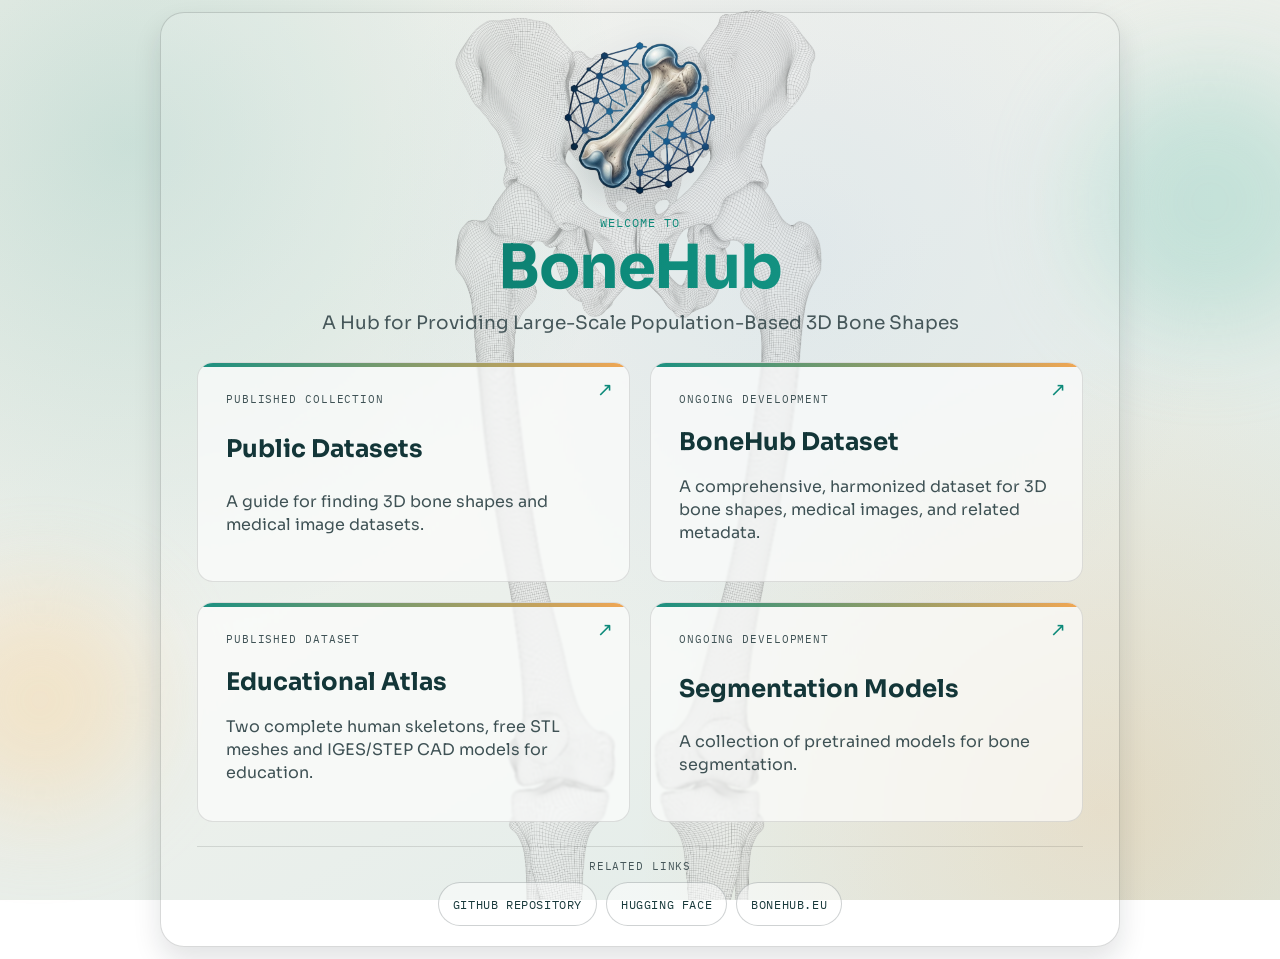
<file: index.html>
<!DOCTYPE html>
<html lang="en">

<head>
    <meta charset="UTF-8" />
    <meta name="viewport" content="width=device-width, initial-scale=1.0, viewport-fit=cover" />
    <meta name="theme-color" content="#0d8a7a" />
    <meta name="apple-mobile-web-app-capable" content="yes" />
    <meta name="apple-mobile-web-app-status-bar-style" content="black-translucent" />
    <title>BoneHub</title>
    <meta name="description" content="BoneHub: A Hub for Providing Large-Scale Population-Based 3D Bone Shapes" />
    <link rel="preconnect" href="https://fonts.googleapis.com" />
    <link rel="preconnect" href="https://fonts.gstatic.com" crossorigin />
    <link
        href="https://fonts.googleapis.com/css2?family=Sora:wght@400;600;700&family=IBM+Plex+Mono:wght@400;500&display=swap"
        rel="stylesheet" />
    <link rel="stylesheet" href="styles.css" />
</head>

<body>
    <div class="skeleton-bg" aria-hidden="true">
        <img src="skeleton.png" alt="" loading="lazy" />
    </div>
    <div class="background-shape shape-a" aria-hidden="true"></div>
    <div class="background-shape shape-b" aria-hidden="true"></div>

    <main class="layout">
        <div class="topbar" aria-label="Site branding">
            <img class="site-logo" src="logo.png" alt="BoneHub logo" loading="lazy" />
        </div>

        <header class="hero">
            <p class="eyebrow">Welcome to</p>
            <h1>BoneHub</h1>
            <p class="lead">
                A Hub for Providing Large-Scale Population-Based 3D Bone Shapes
            </p>
        </header>

        <section class="cards" aria-label="BoneHub's Resources">
            <a class="card" href="https://bonehub.github.io/Public-Datasets" target="_blank" rel="noopener noreferrer"
                aria-label="Public Datasets - A guide for finding 3D bone shapes and medical image datasets">
                <p class="card-label">Published Collection</p>
                <h2>Public Datasets</h2>
                <p>A guide for finding 3D bone shapes and medical image datasets.</p>
                <span class="arrow" aria-hidden="true">&#8599;</span>
            </a>

            <a class="card" href="https://bonehub.github.io/BoneHub-Dataset" target="_blank" rel="noopener noreferrer"
                aria-label="BoneHub Dataset - A comprehensive, harmonized dataset for 3D bone shapes, medical images, and related metadata">
                <p class="card-label">Ongoing Development</p>
                <h2>BoneHub Dataset</h2>
                <p>A comprehensive, harmonized dataset for 3D bone shapes, medical images, and
                    related metadata.</p>
                <span class="arrow" aria-hidden="true">&#8599;</span>
            </a>

            <a class="card" href="https://bonehub.github.io/Educational-Atlas" target="_blank" rel="noopener noreferrer"
                aria-label="Educational Atlas -Two complete human skeletons, free STL meshes and IGES/STEP CAD models for education.">
                <p class="card-label">Published Dataset</p>
                <h2>Educational Atlas</h2>
                <p>Two complete human skeletons, free STL meshes and IGES/STEP CAD models for education.</p>
                <span class="arrow" aria-hidden="true">&#8599;</span>
            </a>

            <a class="card" href="https://huggingface.co/collections/BoneHub/segmentation-models" target="_blank"
                rel="noopener noreferrer"
                aria-label="Segmentation Models - A collection of pretrained models for bone segmentation.">
                <p class="card-label">Ongoing Development</p>
                <h2>Segmentation Models</h2>
                <p>A collection of pretrained models for bone segmentation.</p>
                <span class="arrow" aria-hidden="true">&#8599;</span>
            </a>

        </section>

        <footer class="footer">
            <p class="footer-title">Related Links</p>
            <div class="footer-links">
                <a class="repo-link" href="https://github.com/bonehub" target="_blank" rel="noopener noreferrer">GitHub
                    Repository</a>
                <a class="repo-link" href="https://huggingface.co/BoneHub" target="_blank"
                    rel="noopener noreferrer">Hugging
                    Face</a>
                <a class="repo-link" href="https://bonehub.eu" target="_blank" rel="noopener noreferrer">bonehub.eu</a>
            </div>
        </footer>
    </main>
    <script data-goatcounter="https://bonehub.goatcounter.com/count" async src="//gc.zgo.at/count.js"></script>
</body>

</html>
</file>
<file: styles.css>
:root {
  --bg-0: #f8f4ee;
  --bg-1: #dce9e5;
  --ink: #111515;
  --muted: #46575a;
  --accent: #0d8a7a;
  --accent-2: #f1a24a;
  --panel: rgba(255, 255, 255, 0.13);
  --panel-edge: rgba(17, 21, 21, 0.16);
  --card: rgba(255, 255, 255, 0.62);
  --card-border: rgba(17, 21, 21, 0.12);
  --skeleton-image-height: 170vh;
}

* {
  box-sizing: border-box;
}

body {
  margin: 0;
  min-height: 100vh;
  min-height: 100dvh;
  font-family: "Sora", sans-serif;
  color: var(--ink);
  background:
    radial-gradient(circle at 10% 16%, rgba(13, 138, 122, 0.18), transparent 36%),
    radial-gradient(circle at 86% 90%, rgba(241, 162, 74, 0.22), transparent 34%),
    radial-gradient(circle at 62% 28%, rgba(122, 165, 214, 0.14), transparent 42%),
    linear-gradient(150deg, var(--bg-0), var(--bg-1));
  background-attachment: fixed;
  display: flex;
  flex-direction: column;
  align-items: center;
  justify-content: center;
  padding: 12px;
  overflow-x: hidden;
  overflow-y: auto;
  isolation: isolate;
}

.skeleton-bg {
  position: fixed;
  inset: 0;
  z-index: -2;
  pointer-events: none;
  overflow: hidden;
}

.skeleton-bg img {
  position: absolute;
  left: 50%;
  top: 0;
  width: auto;
  height: var(--skeleton-image-height);
  max-width: none;
  opacity: 0.5;
  transform: translateX(-50%) translateY(0);
  will-change: transform;
  animation: skeleton-pan 6.5s cubic-bezier(0.42, 0, 0.58, 1) infinite alternate;
}

.background-shape {
  position: fixed;
  z-index: -1;
  border-radius: 999px;
  filter: blur(48px);
  opacity: 0.48;
  animation: drift 10s ease-in-out infinite alternate;
}

.shape-a {
  width: 260px;
  height: 260px;
  background: #9fd5c8;
  top: 8%;
  right: -60px;
}

.shape-b {
  width: 220px;
  height: 220px;
  background: #f7d8a8;
  bottom: 10%;
  left: -70px;
  animation-duration: 13s;
}

.layout {
  position: relative;
  z-index: 1;
  width: min(960px, 92vw);
  min-height: 100dvh;
  padding: 20px;
  display: flex;
  flex-direction: column;
  border-radius: 24px;
  background: var(--panel);
  border: 1px solid var(--panel-edge);
  backdrop-filter: none;
  box-shadow: 0 14px 28px rgba(15, 26, 30, 0.12);
  overflow: visible;
}

.layout::before {
  content: none;
  position: absolute;
  inset: 0;
  pointer-events: none;
  background: linear-gradient(170deg, rgba(255, 255, 255, 0.24), rgba(255, 255, 255, 0));
}

.topbar {
  position: relative;
  display: flex;
  justify-content: center;
  align-items: center;
  margin-bottom: 16px;
}

.site-logo {
  height: clamp(96px, 12vw, 200px);
  width: auto;
  filter: drop-shadow(0 10px 18px rgba(14, 31, 33, 0.2));
}

.hero {
  text-align: center;
  margin-bottom: 28px;
  animation: rise 600ms ease-out both;
}

.eyebrow {
  margin: 0 0 2px;
  font-family: "IBM Plex Mono", monospace;
  letter-spacing: 0.09em;
  text-transform: uppercase;
  color: var(--accent);
  font-size: 0.73rem;
}

h1 {
  margin: 6px 0 12px;
  font-size: clamp(2.2rem, 5vw, 3.8rem);
  line-height: 1.05;
  letter-spacing: -0.02em;
  background: linear-gradient(120deg, #0f6b60 0%, #0d8a7a 48%, #1e9f8f 100%);
  -webkit-background-clip: text;
  background-clip: text;
  color: transparent;
}

.lead {
  max-width: 700px;
  margin: 0 auto;
  color: var(--muted);
  font-size: clamp(1rem, 2.25vw, 1.16rem);
}

.cards {
  display: grid;
  grid-template-columns: repeat(2, minmax(0, 1fr));
  gap: 16px;
  margin-bottom: 18px;
}

.card {
  position: relative;
  text-decoration: none;
  color: inherit;
  border: 1px solid var(--card-border);
  background: var(--card);
  backdrop-filter: blur(1px);
  border-radius: 16px;
  padding: 20px;
  min-height: 160px;
  display: grid;
  gap: 8px;
  overflow: hidden;
  transition: transform 220ms ease, border-color 220ms ease, box-shadow 220ms ease, background 220ms ease;
  animation: rise 600ms ease-out both;
  -webkit-tap-highlight-color: transparent;
}

.card::before {
  content: "";
  position: absolute;
  inset: 0 auto auto 0;
  width: 100%;
  height: 4px;
  background: linear-gradient(90deg, rgba(13, 138, 122, 0.95), rgba(241, 162, 74, 0.95));
}

.card:nth-child(2) {
  animation-delay: 120ms;
}

.card:hover,
.card:focus-visible {
  transform: translateY(-5px);
  border-color: rgba(13, 138, 122, 0.52);
  box-shadow: 0 18px 34px rgba(16, 34, 38, 0.16);
  background: rgba(255, 255, 255, 0.84);
}

.card:focus-visible {
  outline: 2px solid var(--accent);
  outline-offset: 2px;
}

.card-label {
  margin: 0;
  font-family: "IBM Plex Mono", monospace;
  letter-spacing: 0.08em;
  text-transform: uppercase;
  font-size: 0.7rem;
  color: var(--muted);
}

h2 {
  margin: 1px 0 1px;
  font-size: clamp(1.18rem, 3.2vw, 1.52rem);
  color: #133638;
}

.card p {
  margin: 0;
  color: #3f5255;
  line-height: 1.45;
}

.arrow {
  position: absolute;
  right: 16px;
  top: 14px;
  font-size: 1.2rem;
  color: var(--accent);
}

.footer {
  display: flex;
  flex-direction: column;
  align-items: center;
  justify-content: center;
  margin-top: auto;
  padding-top: 12px;
  border-top: 1px solid rgba(17, 21, 21, 0.12);
}

.footer-title {
  margin: 0 0 9px;
  font-family: "IBM Plex Mono", monospace;
  text-transform: uppercase;
  letter-spacing: 0.08em;
  font-size: 0.69rem;
  color: var(--muted);
}

.footer-links {
  display: flex;
  gap: 9px;
  flex-wrap: wrap;
  justify-content: center;
}

.repo-link {
  text-decoration: none;
  font-family: "IBM Plex Mono", monospace;
  font-size: 0.75rem;
  letter-spacing: 0.05em;
  text-transform: uppercase;
  color: #18393b;
  border: 1px solid rgba(16, 34, 38, 0.2);
  background: rgba(255, 255, 255, 0.5);
  padding: 10px 14px;
  border-radius: 999px;
  transition: border-color 200ms ease, transform 200ms ease, background 200ms ease;
  -webkit-tap-highlight-color: transparent;
  min-height: 44px;
  display: inline-flex;
  align-items: center;
  justify-content: center;
}

.repo-link:hover,
.repo-link:focus-visible {
  transform: translateY(-2px) scale(1.01);
  border-color: rgba(13, 138, 122, 0.62);
  background: rgba(255, 255, 255, 0.86);
}

.repo-link:focus-visible {
  outline: 2px solid var(--accent);
  outline-offset: 2px;
}

@keyframes rise {
  from {
    opacity: 0;
    transform: translateY(12px);
  }
  to {
    opacity: 1;
    transform: translateY(0);
  }
}

@keyframes drift {
  from {
    transform: translateY(0px) scale(1);
  }
  to {
    transform: translateY(18px) scale(1.06);
  }
}

@keyframes skeleton-pan {
  from {
    transform: translateX(-50%) translateY(0);
  }
  to {
    transform: translateX(-50%) translateY(calc(100vh - var(--skeleton-image-height)));
  }
}

/* Tablet and smaller desktop devices */
@media (max-width: 768px) {
  :root {
    --skeleton-image-height: 140vh;
  }

  .skeleton-bg img {
    width: auto;
    height: var(--skeleton-image-height);
    top: 0;
    opacity: 0.15;
  }

  .layout {
    padding: 16px;
    border-radius: 20px;
    min-height: auto;
  }

  .topbar {
    margin-bottom: 12px;
  }

  .site-logo {
    height: clamp(80px, 10vw, 140px);
  }

  .hero {
    margin-bottom: 20px;
  }

  .cards {
    grid-template-columns: 1fr;
    gap: 12px;
    margin-bottom: 12px;
  }

  .card {
    min-height: 150px;
    border-radius: 14px;
  }

  .footer {
    padding-top: 10px;
  }

  .footer-links {
    gap: 6px;
  }

  .repo-link {
    font-size: 0.7rem;
    padding: 8px 12px;
    min-height: 40px;
  }
}

/* Mobile phones - small screens */
@media (max-width: 480px) {
  :root {
    --skeleton-image-height: 120vh;
  }

  .skeleton-bg img {
    opacity: 0.1;
  }

  .layout {
    padding: 12px;
    border-radius: 16px;
    box-shadow: 0 8px 16px rgba(15, 26, 30, 0.1);
  }

  .topbar {
    margin-bottom: 8px;
  }

  .site-logo {
    height: clamp(60px, 8vw, 100px);
  }

  .hero {
    margin-bottom: 16px;
  }

  .eyebrow {
    font-size: 0.65rem;
  }

  h1 {
    font-size: clamp(1.8rem, 5vw, 2.5rem);
    margin: 4px 0 8px;
  }

  .lead {
    font-size: clamp(0.9rem, 2vw, 1rem);
  }

  .cards {
    gap: 10px;
    margin-bottom: 10px;
  }

  .card {
    min-height: 140px;
    padding: 16px;
    border-radius: 12px;
  }

  .card-label {
    font-size: 0.65rem;
  }

  h2 {
    font-size: clamp(1rem, 3vw, 1.2rem);
    margin: 2px 0;
  }

  .card p {
    font-size: 0.9rem;
  }

  .arrow {
    right: 12px;
    top: 10px;
    font-size: 1rem;
  }

  .footer {
    padding-top: 8px;
    margin-top: auto;
  }

  .footer-title {
    font-size: 0.6rem;
    margin-bottom: 6px;
  }

  .footer-links {
    gap: 4px;
    flex-wrap: wrap;
  }

  .repo-link {
    font-size: 0.65rem;
    padding: 7px 10px;
    min-height: 36px;
  }
}

/* Large desktop screens */
@media (min-width: 1200px) {
  .layout {
    padding: 28px 36px 20px;
  }

  .topbar {
    margin-bottom: 20px;
  }

  .cards {
    gap: 20px;
    margin-bottom: 24px;
  }

  .card {
    min-height: 220px;
    padding: 28px;
  }
}

/* Landscape orientation on mobile */
@media (max-height: 500px) and (orientation: landscape) {
  .layout {
    padding: 8px 12px;
  }

  .hero {
    margin-bottom: 8px;
  }

  .cards {
    margin-bottom: 8px;
  }

  .card {
    min-height: auto;
    padding: 12px;
  }

  .footer {
    padding-top: 6px;
  }
}

/* Improve touch responsiveness */
@media (hover: none) and (pointer: coarse) {
  .card:active,
  .repo-link:active {
    transform: translateY(-3px);
  }
}
</file>
